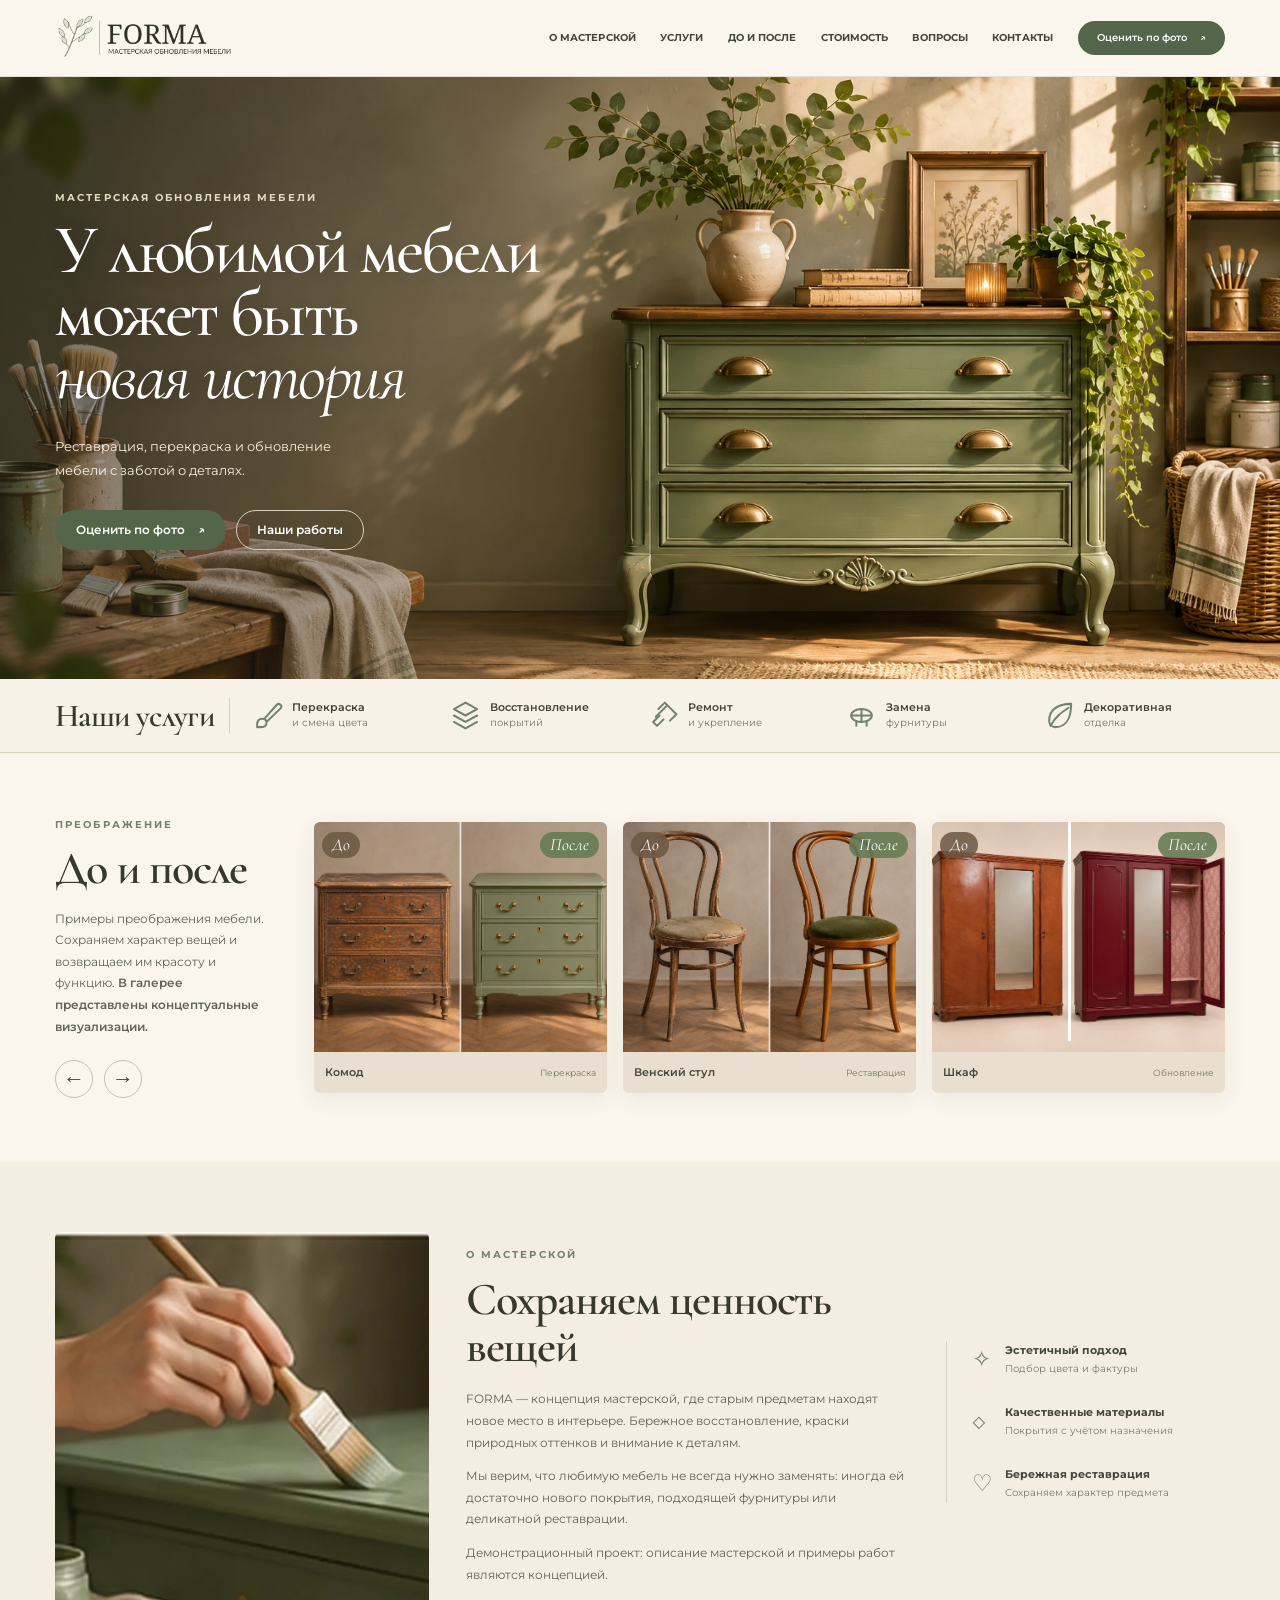
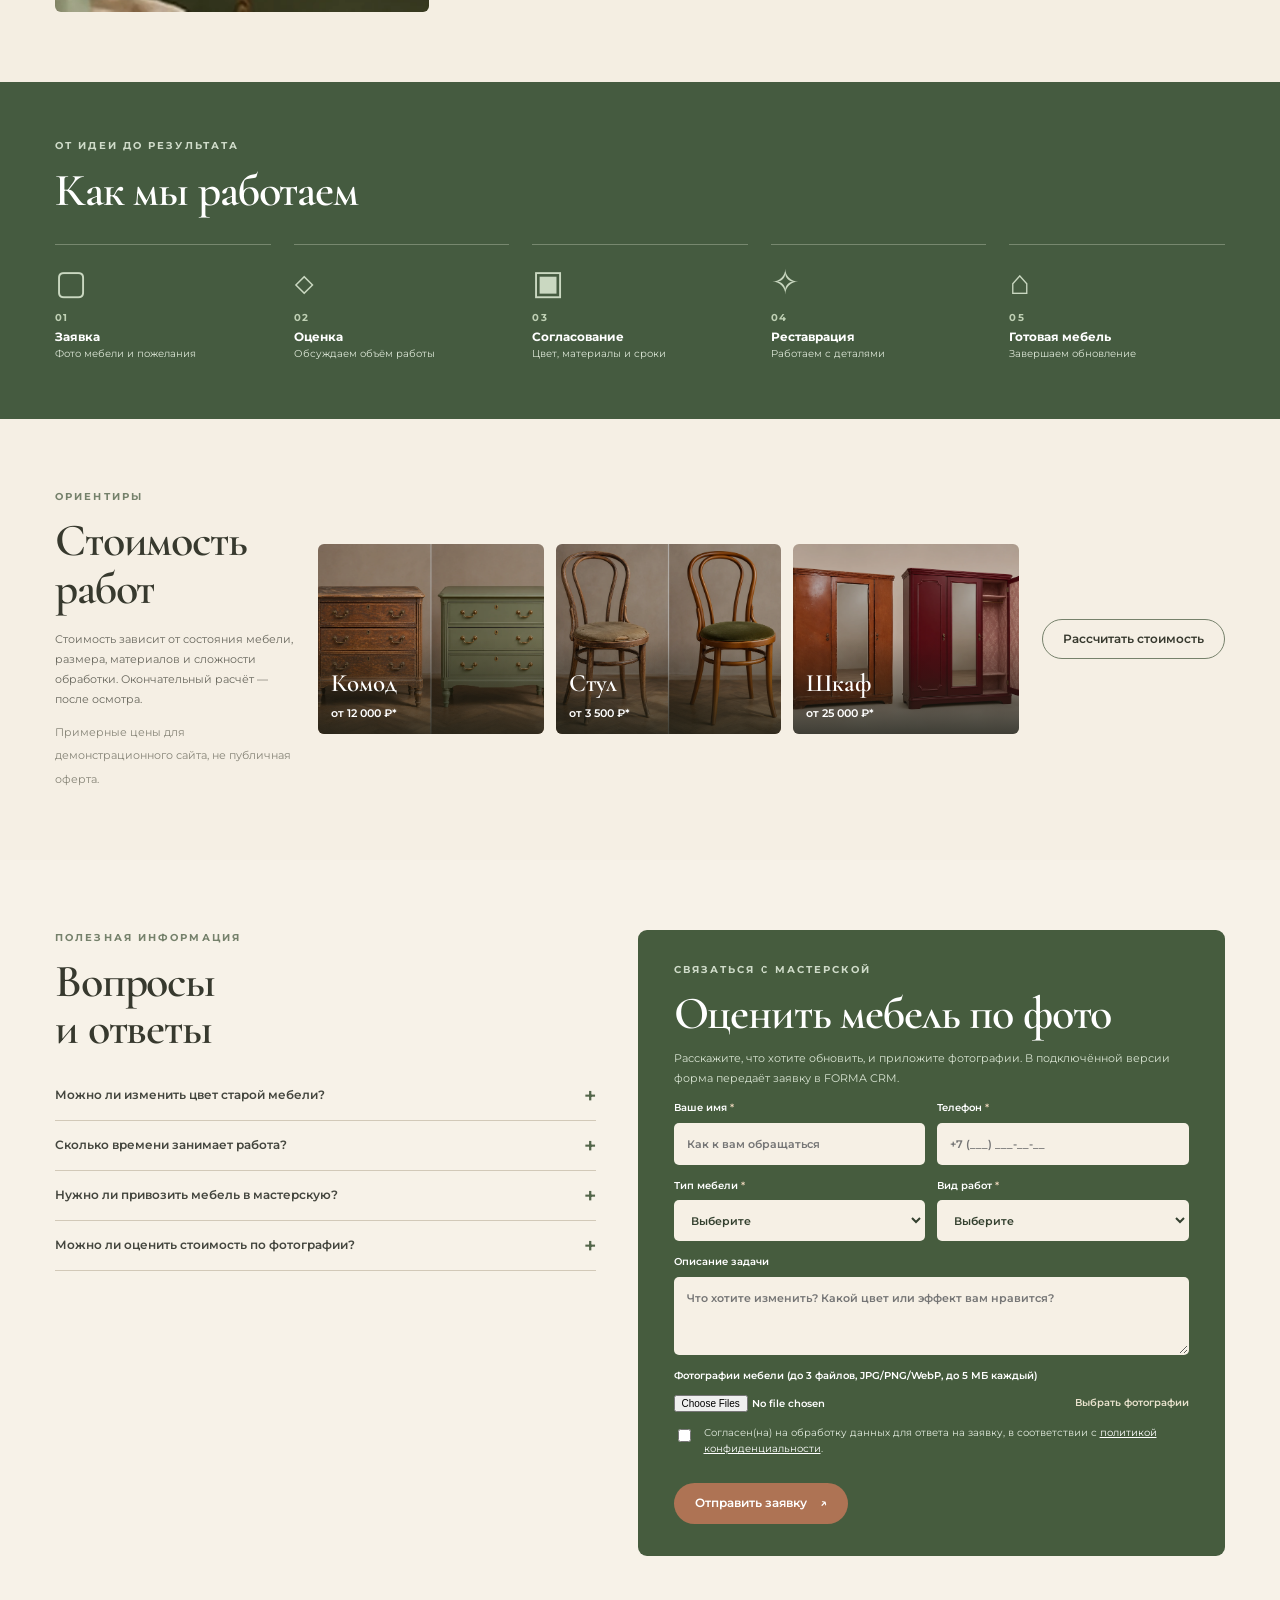
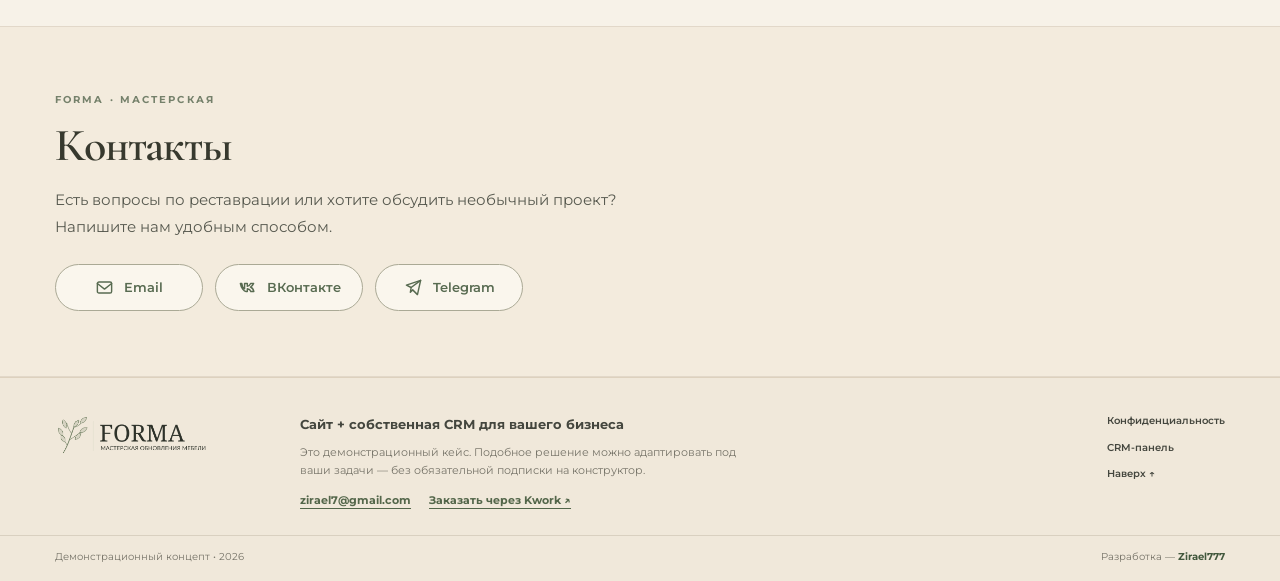
<file: index.html>
<!doctype html>
<html lang="ru"><head>
<meta charset="utf-8"><meta name="viewport" content="width=device-width,initial-scale=1">
<meta name="description" content="FORMA — демонстрационный сайт мастерской реставрации, перекраски и обновления мебели.">
<meta name="theme-color" content="#F3EBDD"><title>FORMA — мастерская обновления мебели</title>
<link rel="icon" href="assets/favicon.png" type="image/png">
<link rel="preconnect" href="https://fonts.googleapis.com"><link rel="preconnect" href="https://fonts.gstatic.com" crossorigin>
<link href="https://fonts.googleapis.com/css2?family=Cormorant+Garamond:wght@400;500;600;700&family=Montserrat:wght@400;500;600;700&display=swap" rel="stylesheet">
<link rel="stylesheet" href="css/style.css"><script src="js/config.js" defer></script><script src="js/site.js" defer></script>
</head><body>
<a href="#main" class="skip">Перейти к содержимому</a>
<header class="header" id="top"><div class="wrap nav"><a class="brand" href="#top" aria-label="FORMA — наверх"><img src="assets/logo.png" alt="FORMA — мастерская обновления мебели"></a>
<button class="menu-toggle" id="menu-toggle" aria-expanded="false" aria-controls="nav-links" aria-label="Открыть меню"><span></span><span></span><span></span></button>
<nav class="nav-links" id="nav-links" aria-label="Навигация"><a href="#about">О мастерской</a><a href="#services">Услуги</a><a href="#works">До и после</a><a href="#pricing">Стоимость</a><a href="#faq">Вопросы</a><a href="#contacts">Контакты</a></nav>
<a class="button button-primary nav-cta" href="#contact">Оценить по фото <span aria-hidden="true">↗</span></a></div></header>
<main id="main">
<section class="hero" aria-label="Мастерская реставрации мебели"><div class="hero-shade"></div><div class="wrap hero-inner"><div class="hero-copy"><p class="eyebrow hero-eyebrow">Мастерская обновления мебели</p><h1>У любимой мебели<br>может быть<br><em>новая история</em></h1><p class="hero-text">Реставрация, перекраска и обновление мебели с заботой о деталях.</p><div class="hero-actions"><a class="button button-primary" href="#contact">Оценить по фото <span aria-hidden="true">↗</span></a><a class="button button-outline-light" href="#works">Наши работы</a></div></div></div></section>
<section class="services" id="services"><div class="wrap services-line"><h2>Наши услуги</h2><div class="services-mini"><div class="service-item"><svg class="service-icon" viewBox="0 0 24 24" fill="none" stroke="currentColor" stroke-width="1.5" stroke-linecap="round" stroke-linejoin="round" aria-hidden="true"><path d="M4 19c0-3 1.8-4.5 4-4.5 1.9 0 3.2 1.3 3.2 3.1S9.8 21 7 21H4v-2z"/><path d="M10 14 19.2 3.7a2 2 0 0 1 2.9 2.8L12 16.3"/></svg><span>Перекраска<br><small>и смена цвета</small></span></div><div class="service-item"><svg class="service-icon" viewBox="0 0 24 24" fill="none" stroke="currentColor" stroke-width="1.5" stroke-linecap="round" stroke-linejoin="round" aria-hidden="true"><path d="m12 2 9 5-9 5-9-5 9-5z"/><path d="m3 12 9 5 9-5"/><path d="m3 17 9 5 9-5"/></svg><span>Восстановление<br><small>покрытий</small></span></div><div class="service-item"><svg class="service-icon" viewBox="0 0 24 24" fill="none" stroke="currentColor" stroke-width="1.5" stroke-linecap="round" stroke-linejoin="round" aria-hidden="true"><path d="m9 12-5 5 3 3 5-5"/><path d="m8 7 5-5 9 9-5 5"/><path d="M15 4 6 13"/></svg><span>Ремонт<br><small>и укрепление</small></span></div><div class="service-item"><svg class="service-icon" viewBox="0 0 24 24" fill="none" stroke="currentColor" stroke-width="1.5" stroke-linecap="round" stroke-linejoin="round" aria-hidden="true"><ellipse cx="12" cy="12" rx="8" ry="5"/><path d="M12 7v10M5 12h14"/><path d="M8 17v3m8-3v3"/></svg><span>Замена<br><small>фурнитуры</small></span></div><div class="service-item"><svg class="service-icon" viewBox="0 0 24 24" fill="none" stroke="currentColor" stroke-width="1.5" stroke-linecap="round" stroke-linejoin="round" aria-hidden="true"><path d="M21 3C10 3 4 8 4 16c0 3 2 5 5 5 8 0 12-7 12-18z"/><path d="M5 20c4-7 8-10 14-14"/></svg><span>Декоративная<br><small>отделка</small></span></div></div></div></section>
<section class="works section" id="works"><div class="wrap works-grid"><div class="works-intro"><p class="eyebrow">Преображение</p><h2>До и после</h2><p>Примеры преображения мебели. Сохраняем характер вещей и возвращаем им красоту и функцию. <strong>В галерее представлены концептуальные визуализации.</strong></p><div class="gallery-controls" aria-label="Навигация по примерам работ"><button type="button" id="works-prev" class="gallery-arrow" aria-label="Предыдущая работа">←</button><button type="button" id="works-next" class="gallery-arrow" aria-label="Следующая работа">→</button></div></div><div class="works-cards">
<figure class="work-card"><img src="assets/dresser.webp" alt="Старый деревянный комод и тот же комод после перекраски в шалфейный цвет" loading="lazy"><span class="tag tag-before">До</span><span class="tag tag-after">После</span><figcaption>Комод <span>Перекраска</span></figcaption></figure>
<figure class="work-card"><img src="assets/chair.webp" alt="Венский стул до и после реставрации, с зелёным сиденьем" loading="lazy"><span class="tag tag-before">До</span><span class="tag tag-after">После</span><figcaption>Венский стул <span>Реставрация</span></figcaption></figure>
<figure class="work-card wardrobe-card"><img src="assets/wardrobe.webp" alt="Советский шкаф до и после обновления в бордовый цвет с внутренней отделкой" loading="lazy"><span class="tag tag-before">До</span><span class="tag tag-after">После</span><figcaption>Шкаф <span>Обновление</span></figcaption></figure>
</div></div></section>
<section class="about section" id="about"><div class="wrap about-grid"><div class="about-photo"><img src="assets/process.webp" alt="Работа кистью над деревянной мебелью" loading="lazy"></div><div class="about-text"><p class="eyebrow">О мастерской</p><h2>Сохраняем ценность вещей</h2><p>FORMA — концепция мастерской, где старым предметам находят новое место в интерьере. Бережное восстановление, краски природных оттенков и внимание к деталям.</p><p>Мы верим, что любимую мебель не всегда нужно заменять: иногда ей достаточно нового покрытия, подходящей фурнитуры или деликатной реставрации.</p><p class="small-muted">Демонстрационный проект: описание мастерской и примеры работ являются концепцией.</p></div><div class="about-features"><div><span>✧</span><strong>Эстетичный подход</strong><small>Подбор цвета и фактуры</small></div><div><span>◇</span><strong>Качественные материалы</strong><small>Покрытия с учётом назначения</small></div><div><span>♡</span><strong>Бережная реставрация</strong><small>Сохраняем характер предмета</small></div></div></div></section>
<section class="steps section" id="process"><div class="wrap"><p class="eyebrow eyebrow-light">От идеи до результата</p><h2>Как мы работаем</h2><div class="steps-row"><div class="step"><span class="step-icon">▢</span><b>01</b><strong>Заявка</strong><p>Фото мебели и пожелания</p></div><div class="step"><span class="step-icon">◇</span><b>02</b><strong>Оценка</strong><p>Обсуждаем объём работы</p></div><div class="step"><span class="step-icon">▣</span><b>03</b><strong>Согласование</strong><p>Цвет, материалы и сроки</p></div><div class="step"><span class="step-icon">✧</span><b>04</b><strong>Реставрация</strong><p>Работаем с деталями</p></div><div class="step"><span class="step-icon">⌂</span><b>05</b><strong>Готовая мебель</strong><p>Завершаем обновление</p></div></div></div></section>
<section class="pricing section" id="pricing"><div class="wrap pricing-layout"><div><p class="eyebrow">Ориентиры</p><h2>Стоимость<br>работ</h2><p>Стоимость зависит от состояния мебели, размера, материалов и сложности обработки. Окончательный расчёт — после осмотра.</p><small class="small-muted">Примерные цены для демонстрационного сайта, не публичная оферта.</small></div><div class="price-cards"><article class="price-card"><img src="assets/dresser.webp" alt="Комод" loading="lazy"><div><strong>Комод</strong><span>от 12 000 ₽*</span></div></article><article class="price-card"><img src="assets/chair.webp" alt="Стул" loading="lazy"><div><strong>Стул</strong><span>от 3 500 ₽*</span></div></article><article class="price-card"><img src="assets/wardrobe.webp" alt="Шкаф" loading="lazy"><div><strong>Шкаф</strong><span>от 25 000 ₽*</span></div></article></div><a class="button button-outline-dark" href="#contact">Рассчитать стоимость</a></div></section>
<section class="bottom section" id="faq"><div class="wrap bottom-grid"><div class="faq"><p class="eyebrow">Полезная информация</p><h2>Вопросы<br>и ответы</h2><details><summary>Можно ли изменить цвет старой мебели?</summary><p>Да, во многих случаях. Возможность перекраски и подходящее покрытие определяются по материалу и состоянию предмета.</p></details><details><summary>Сколько времени занимает работа?</summary><p>Срок зависит от объёма реставрации, состояния мебели и выбранной технологии покрытия.</p></details><details><summary>Нужно ли привозить мебель в мастерскую?</summary><p>Это обсуждается после предварительной оценки. Для реальной мастерской условия доставки устанавливаются отдельно.</p></details><details><summary>Можно ли оценить стоимость по фотографии?</summary><p>Да, фото и описание позволяют подготовить предварительную оценку. Окончательная стоимость согласуется после осмотра.</p></details></div>
<div class="contact-panel" id="contact"><div class="contact-panel-head"><p class="eyebrow eyebrow-light">Связаться с мастерской</p><h2>Оценить мебель по фото</h2><p>Расскажите, что хотите обновить, и приложите фотографии. В подключённой версии форма передаёт заявку в FORMA CRM.</p></div>
<div id="demo-alert" class="demo-alert" role="status">Демо-режим: форма доступна для просмотра. Для реальной отправки подключите Supabase и защиту от спама по README.</div>
<form id="order-form" novalidate><div class="form-two"><label>Ваше имя <span>*</span><input name="customer_name" required minlength="2" maxlength="150" placeholder="Как к вам обращаться" autocomplete="name"></label><label>Телефон <span>*</span><input name="phone" type="tel" required minlength="5" maxlength="40" placeholder="+7 (___) ___-__-__" autocomplete="tel"></label></div><div class="form-two"><label>Тип мебели <span>*</span><select name="furniture_type" required><option value="">Выберите</option><option>Комод</option><option>Стул</option><option>Шкаф</option><option>Стол</option><option>Другое</option></select></label><label>Вид работ <span>*</span><select name="service_type" required><option value="">Выберите</option><option>Реставрация</option><option>Перекраска</option><option>Декоративная отделка</option><option>Ремонт</option><option>Консультация</option></select></label></div><label>Описание задачи<textarea name="description" maxlength="5000" rows="3" placeholder="Что хотите изменить? Какой цвет или эффект вам нравится?"></textarea></label><label class="file-picker">Фотографии мебели (до 3 файлов, JPG/PNG/WebP, до 5 МБ каждый)<input name="photos" id="photos" type="file" accept="image/jpeg,image/png,image/webp" multiple><span id="file-count">Выбрать фотографии</span></label><label class="agree"><input type="checkbox" name="consent" required><span>Согласен(на) на обработку данных для ответа на заявку, в соответствии с <a href="privacy.html" target="_blank">политикой конфиденциальности</a>.</span></label><div id="turnstile-container" class="captcha-slot"></div><div class="form-actions"><button class="button button-terracotta" id="submit-order" type="submit">Отправить заявку <span aria-hidden="true">↗</span></button><p id="form-message" class="form-message" role="status" aria-live="polite"></p></div></form>
</div></div></section>
<section class="contacts-section section" id="contacts" aria-labelledby="contacts-title"><div class="wrap contacts-layout"><div class="contacts-content"><p class="eyebrow">FORMA · мастерская</p><h2 id="contacts-title">Контакты</h2><p class="contacts-description">Есть вопросы по реставрации или хотите обсудить необычный проект? Напишите нам удобным способом.</p><div class="contacts-socials" aria-label="Способы связи (демонстрация дизайна)"><span class="contacts-chip"><svg viewBox="0 0 24 24" fill="none" stroke="currentColor" stroke-width="1.8" stroke-linecap="round" stroke-linejoin="round" aria-hidden="true"><rect x="3" y="5" width="18" height="14" rx="2"/><path d="m3 7 9 7 9-7"/></svg>Email</span><span class="contacts-chip"><svg viewBox="0 0 24 24" fill="none" stroke="currentColor" stroke-width="1.8" stroke-linecap="round" stroke-linejoin="round" aria-hidden="true"><path d="M3 7c.9 5.5 4.6 10 7.1 10h1.7v-3.5c2.6.3 3.9 1.8 4.4 3.5H20c-.7-3.2-2.3-4.9-4.3-5.6 2-.9 3.4-2.7 4-4.4h-3.8c-.8 1.9-1.9 3.4-4.1 3.6V7H8.3v6.6C6.3 12.7 5.2 10.4 4.8 7H3Z"/></svg>ВКонтакте</span><span class="contacts-chip"><svg viewBox="0 0 24 24" fill="none" stroke="currentColor" stroke-width="1.8" stroke-linecap="round" stroke-linejoin="round" aria-hidden="true"><path d="m21 3-4 18-6-6-3 3 1-6-6-3 18-6Z"/><path d="m9 12 12-9"/></svg>Telegram</span></div></div></div></section>
</main><footer class="footer"><div class="wrap footer-grid"><a class="footer-logo" href="#top"><img src="assets/logo.png" alt="FORMA"></a><div class="footer-pitch"><strong>Сайт + собственная CRM для вашего бизнеса</strong><p>Это демонстрационный кейс. Подобное решение можно адаптировать под ваши задачи — без обязательной подписки на конструктор.</p><div class="footer-contact"><a href="mailto:zirael7@gmail.com">zirael7@gmail.com</a><a href="https://kwork.ru/" target="_blank" rel="noopener noreferrer" title="Kwork — найдите исполнителя Zirael777">Заказать через Kwork ↗</a></div></div><div class="footer-links"><a href="privacy.html">Конфиденциальность</a><a href="crm/">CRM-панель</a><a href="#top">Наверх ↑</a></div></div><div class="wrap footer-credit"><span>Демонстрационный концепт • 2026</span><span>Разработка — <strong>Zirael777</strong></span></div></footer>
</body></html>
</file>
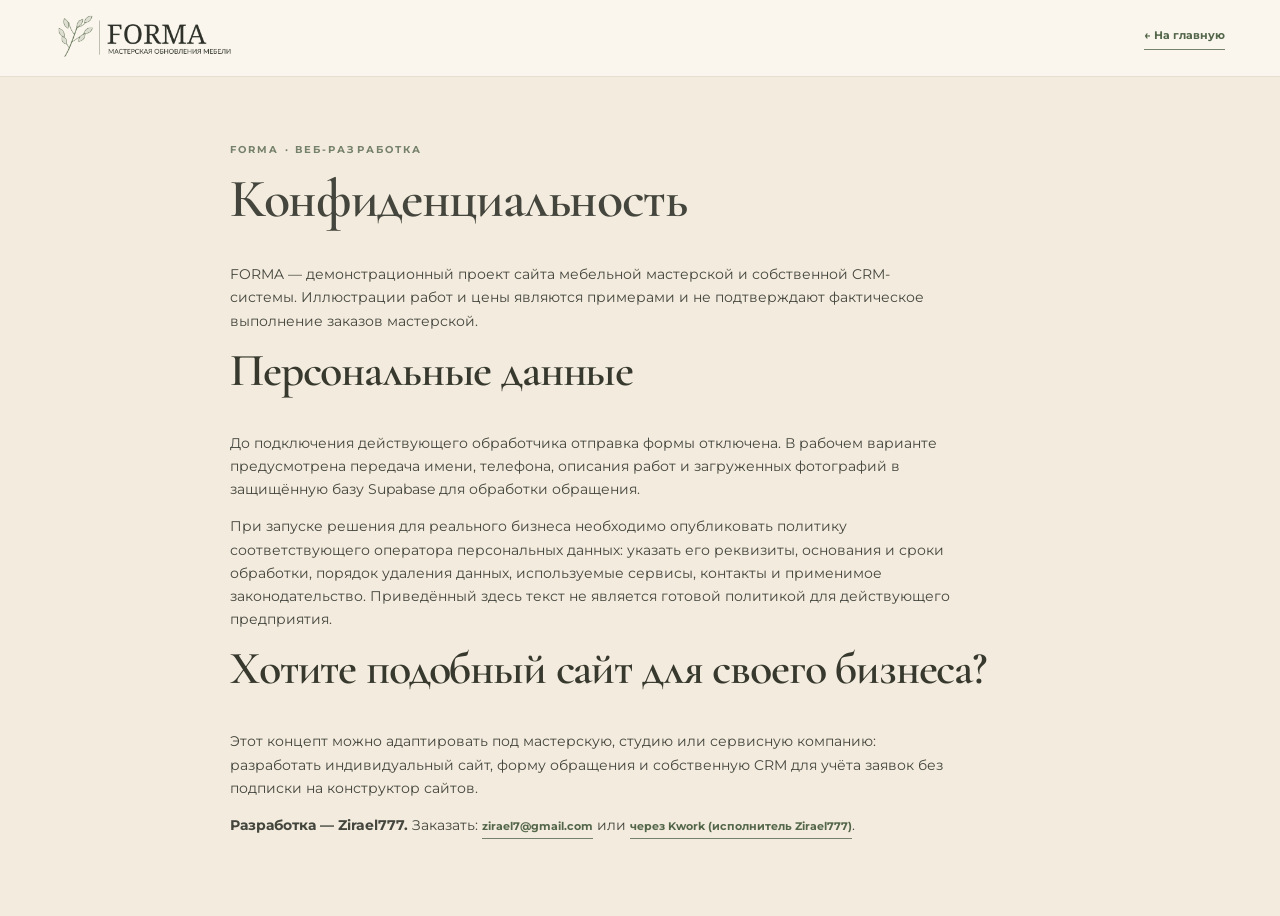
<file: privacy.html>
<!doctype html><html lang="ru"><head><meta charset="utf-8"><meta name="viewport" content="width=device-width,initial-scale=1"><meta name="theme-color" content="#f3ebdd"><title>Конфиденциальность и информация о проекте — FORMA</title><link rel="preconnect" href="https://fonts.googleapis.com"><link rel="preconnect" href="https://fonts.gstatic.com" crossorigin><link href="https://fonts.googleapis.com/css2?family=Cormorant+Garamond:wght@400;500;600;700&family=Montserrat:wght@400;500;600;700&display=swap" rel="stylesheet"><link rel="stylesheet" href="css/style.css"></head><body class="privacy-page"><header class="header"><div class="wrap nav"><a class="brand" href="index.html"><img src="assets/logo.png" alt="FORMA — на главную"></a><a class="inline-link" href="index.html">← На главную</a></div></header><main class="wrap" style="max-width:930px;padding-block:65px"><p class="eyebrow">FORMA · веб-разработка</p><h1>Конфиденциальность</h1><p>FORMA — демонстрационный проект сайта мебельной мастерской и собственной CRM-системы. Иллюстрации работ и цены являются примерами и не подтверждают фактическое выполнение заказов мастерской.</p><h2>Персональные данные</h2><p>До подключения действующего обработчика отправка формы отключена. В рабочем варианте предусмотрена передача имени, телефона, описания работ и загруженных фотографий в защищённую базу Supabase для обработки обращения.</p><p>При запуске решения для реального бизнеса необходимо опубликовать политику соответствующего оператора персональных данных: указать его реквизиты, основания и сроки обработки, порядок удаления данных, используемые сервисы, контакты и применимое законодательство. Приведённый здесь текст не является готовой политикой для действующего предприятия.</p><h2>Хотите подобный сайт для своего бизнеса?</h2><p>Этот концепт можно адаптировать под мастерскую, студию или сервисную компанию: разработать индивидуальный сайт, форму обращения и собственную CRM для учёта заявок без подписки на конструктор сайтов.</p><p><strong>Разработка — Zirael777.</strong> Заказать: <a class="inline-link" href="mailto:zirael7@gmail.com">zirael7@gmail.com</a> или <a class="inline-link" href="https://kwork.ru/" target="_blank" rel="noopener noreferrer">через Kwork (исполнитель Zirael777)</a>.</p></main></body></html>
</file>
<file: css/style.css>
:root{--cream:#f3ebdd;--cream2:#faf6ed;--paper:#f8f3e9;--ink:#37392e;--text:#44463e;--sage:#75816b;--sageDark:#53664a;--line:#d9d0c0;--terracotta:#ae7354;--forest:#465c3e;--serif:'Cormorant Garamond',Georgia,serif;--sans:'Montserrat',Arial,sans-serif}*{box-sizing:border-box}html{scroll-behavior:smooth;scroll-padding-top:78px}body{margin:0;background:var(--cream);font-family:var(--sans);font-size:14px;color:var(--ink);line-height:1.65}a{color:inherit;text-decoration:none}img{max-width:100%;display:block}button,input,textarea,select{font:inherit}button{cursor:pointer}h1,h2,h3,p{margin-top:0}h1,h2,h3{line-height:1.05;font-family:var(--serif);font-weight:600;letter-spacing:-.03em}h2{font-size:clamp(36px,3.3vw,54px)}.wrap{max-width:1370px;margin:auto;padding-inline:clamp(18px,4.3vw,70px)}.section{padding-block:clamp(54px,5vw,88px)}.eyebrow{font-size:10px;font-weight:700;letter-spacing:.21em;text-transform:uppercase;color:var(--sage);margin-bottom:12px}.eyebrow-light{color:#cfdbc9}.small-muted{color:#868477;font-size:11px}.skip{position:absolute;left:0;top:-60px;background:white;padding:12px;z-index:100}.skip:focus{top:0}.header{position:relative;z-index:20;background:var(--cream2);border-bottom:1px solid #e6dfd2}.nav{height:76px;display:flex;align-items:center;gap:25px;justify-content:space-between}.brand{width:196px;flex-shrink:0}.brand img{width:100%;height:auto}.nav-links{display:flex;gap:24px;align-items:center;margin-left:auto}.nav-links a{font-size:10px;font-weight:700;letter-spacing:.01em;text-transform:uppercase;white-space:nowrap;transition:color .15s}.nav-links a:hover,.nav-links a:focus-visible{color:var(--sage)}.button{display:inline-flex;align-items:center;justify-content:center;gap:13px;border-radius:99px;padding:12px 20px;border:1px solid transparent;font-size:12px;font-weight:600;line-height:1.2;white-space:nowrap;transition:transform .18s,background .18s}.button:hover{transform:translateY(-2px)}.button:focus-visible,.nav-links a:focus-visible,.menu-toggle:focus-visible{outline:2px solid var(--terracotta);outline-offset:3px}.button-primary{background:var(--sageDark);color:#fff}.button-primary:hover{background:#405d37}.nav-cta{font-size:10px;padding:10px 18px}.button-outline-light{border-color:#d7d0be;color:#fff;background:#3f3b3029}.button-outline-light:hover{background:#fff2}.button-outline-dark{border:1px solid #76816b;color:var(--ink);background:transparent}.button-terracotta{background:var(--terracotta);color:#fff}.button-terracotta:hover{background:#975f42}.menu-toggle{display:none;background:none;border:0;width:43px;height:43px;flex-direction:column;justify-content:center;gap:5px}.menu-toggle span{height:2px;background:var(--ink);width:22px;display:block}.hero{height:clamp(570px,47vw,720px);position:relative;background-image:url('../assets/hero.webp');background-position:center;background-size:cover;color:#fff}.hero-shade{position:absolute;inset:0;background:linear-gradient(90deg,rgba(33,32,25,.54) 0%,rgba(40,37,26,.34) 29%,rgba(32,30,24,0) 63%)}.hero-inner{position:relative;height:100%;display:flex;align-items:center}.hero-copy{max-width:540px;padding-bottom:15px}.hero-eyebrow{color:#e0dbbe}.hero h1{font-size:clamp(54px,5.4vw,83px);line-height:.88;font-weight:500;letter-spacing:-.045em;text-shadow:0 2px 18px rgba(18,18,16,.16);margin-bottom:26px}.hero h1 em{font-weight:400;font-style:italic}.hero-text{font-size:13px;line-height:1.9;max-width:290px;color:#f8f0e1;margin-bottom:27px}.hero-actions{display:flex;gap:10px}.services{background:#f7f2e8;padding-block:22px;border-bottom:1px solid var(--line)}.services-line{display:flex;align-items:center;gap:35px}.services h2{font-size:26px;flex:0 0 165px;margin:0;font-weight:700}.services-mini{display:flex;align-items:center;justify-content:space-between;flex:1;gap:15px}.services-mini>div{display:flex;align-items:center;gap:8px;font-weight:600;font-size:11px;line-height:1.3;min-width:0}.services-mini small{font-weight:400;color:#6b6d61;font-size:10px}.service-symbol{color:var(--sage);font-size:28px;line-height:1}.works{background:var(--cream2)}.works-grid{display:grid;grid-template-columns:230px minmax(0,1fr);align-items:start;gap:25px}.works-intro h2{font-size:43px;margin-bottom:14px}.works-intro>p:not(.eyebrow){font-size:12px;line-height:1.9;color:#626459}.works-intro strong{font-weight:600}.inline-link{font-size:11px;border-bottom:1px solid var(--sage);padding-bottom:5px;color:var(--sageDark);font-weight:700}.works-cards{display:grid;grid-template-columns:repeat(3,minmax(0,1fr));gap:16px}.work-card{margin:0;position:relative;overflow:hidden;border-radius:6px;background:#e9dfd1;box-shadow:0 6px 24px #29281e11}.work-card img{width:100%;height:230px;object-fit:cover;object-position:center;transition:transform .2s}.work-card:hover img{transform:scale(1.04)}.tag{position:absolute;top:10px;border-radius:999px;padding:3px 10px;font-size:10px;font-family:var(--serif);font-size:17px;font-style:italic;color:#fff;line-height:1.2}.tag-before{left:8px;background:#6b5944d9}.tag-after{right:8px;background:#657c55e3}.work-card figcaption{padding:11px 11px 12px;display:flex;justify-content:space-between;gap:5px;align-items:baseline;font-weight:600;font-size:11px}.work-card figcaption span{font-size:9px;font-weight:400;color:#72766c}.about{background:#f4eee2}.about-grid{display:grid;grid-template-columns:1.03fr 1.22fr .77fr;gap:37px;align-items:center}.about-photo img{width:100%;height:380px;object-fit:cover;border-radius:6px}.about-text h2{font-size:clamp(37px,3.1vw,48px);margin-bottom:20px}.about-text p:not(.eyebrow){font-size:12px;line-height:1.85;color:#626257}.about-features{display:grid;gap:24px;border-left:1px solid #d8d0c2;padding-left:25px}.about-features>div{display:grid;grid-template-columns:24px 1fr;column-gap:9px}.about-features span{grid-row:span 2;color:var(--sage);font-size:23px}.about-features strong{font-size:11px}.about-features small{font-size:10px;color:#7b7b71}.steps{background:#455b40;color:#fff}.steps h2{margin-bottom:32px;font-size:47px}.steps-row{display:grid;grid-template-columns:repeat(5,1fr);gap:23px}.step{border-top:1px solid #a5b39a85;padding-top:20px;position:relative}.step-icon{font-size:34px;line-height:1;color:#cad8c1;display:block;margin-bottom:11px}.step b{font-size:10px;letter-spacing:.13em;color:#bfd0b4;display:block}.step strong{font-size:12px;display:block}.step p{font-size:10px;color:#dce6d6;margin-bottom:0}.pricing{background:#f5efe4}.pricing-layout{display:grid;grid-template-columns:240px 1fr auto;gap:23px;align-items:center}.pricing h2{font-size:46px}.pricing-layout>div:first-child>p:not(.eyebrow){font-size:11px;color:#68675d;line-height:1.8}.price-cards{display:grid;grid-template-columns:repeat(3,1fr);gap:12px}.price-card{position:relative;min-width:0;overflow:hidden;border-radius:6px}.price-card img{width:100%;height:190px;object-fit:cover;filter:brightness(.80)}.price-card>div{position:absolute;inset:auto 0 0;padding:25px 13px 12px;background:linear-gradient(0deg,#151a13bd,transparent);display:flex;flex-direction:column;color:#fff}.price-card strong{font-family:var(--serif);font-size:25px}.price-card span{font-weight:600;font-size:11px}.bottom{background:#f7f2e8}.bottom-grid{display:grid;grid-template-columns:.92fr 1fr;gap:42px}.faq h2{font-size:49px}.faq details{padding:14px 0;border-bottom:1px solid #d2c9b8}.faq summary{list-style:none;cursor:pointer;font-weight:600;font-size:12px;display:flex;justify-content:space-between;gap:8px}.faq summary::after{content:'+';font-size:21px;color:var(--sageDark);line-height:1}.faq details[open] summary::after{content:'−'}.faq details p{font-size:11px;color:#66685c;line-height:1.8;padding-right:35px;margin:9px 0 4px}.contact-panel{background:var(--forest);padding:32px 36px;border-radius:9px;color:#fff}.contact-panel-head h2{font-size:38px;margin-bottom:10px}.contact-panel-head p:not(.eyebrow){font-size:11px;line-height:1.7;color:#d9e4d3}.demo-alert{background:#fbf2dc;color:#725e3f;border-left:3px solid #cfa46d;padding:9px 12px;margin:17px 0;font-size:10px;border-radius:3px}.contact-panel form{display:grid;gap:13px}.form-two{display:grid;grid-template-columns:1fr 1fr;gap:12px}.contact-panel label{display:block;font-size:10px;font-weight:600}.contact-panel label>span:first-child{color:#ecd5ba}.contact-panel input:not([type='checkbox']):not([type='file']),.contact-panel select,.contact-panel textarea{width:100%;display:block;background:#f6f0e5;color:#34402f;border:1px solid transparent;border-radius:5px;min-height:41px;padding:11px 12px;font-size:11px;margin-top:6px;outline-color:#d1b39d}.contact-panel textarea{resize:vertical}.file-picker{display:flex!important;align-items:center;justify-content:space-between;gap:10px;flex-wrap:wrap}.file-picker input{max-width:100%;font-size:10px}.file-picker #file-count{display:block;color:#e8e2cd;font-size:10px}.agree{display:flex!important;align-items:flex-start;gap:10px;font-weight:400!important;line-height:1.6;color:#e2ebde}.agree input{margin-top:4px;accent-color:var(--terracotta)}.agree a{color:#fff;text-decoration:underline}.form-actions{display:flex;align-items:center;gap:14px;flex-wrap:wrap}.form-actions button:disabled{opacity:.65;cursor:wait}.form-message{margin:0;font-size:11px}.captcha-slot{min-height:0}.footer{background:#f0e8da;border-top:1px solid #ddd1be}.footer-grid{display:flex;align-items:center;justify-content:space-between;gap:28px;padding-block:27px}.footer-logo img{width:158px}.footer-grid>span{font-size:10px;color:#858176}.footer-links{display:flex;gap:18px;flex-wrap:wrap;font-size:10px;font-weight:600}.privacy-page h1{font-size:54px}.privacy-page p{max-width:720px}
@media (max-width:1180px){.nav-links{gap:12px}.nav-cta{display:none}.works-grid{grid-template-columns:200px 1fr}.work-card img{height:195px}.pricing-layout{grid-template-columns:200px 1fr}.pricing-layout>.button{grid-column:2;justify-self:start}.about-grid{grid-template-columns:1fr 1.2fr}.about-features{grid-column:2;grid-template-columns:repeat(3,1fr);padding:0;border:0;gap:10px}.about-features>div{grid-template-columns:1fr}.about-features span{grid-row:auto}}@media (max-width:850px){.nav{height:69px}.brand{width:175px}.menu-toggle{display:flex;margin-left:auto}.nav-links{display:none;position:absolute;top:69px;left:0;right:0;background:var(--cream2);padding:18px 25px;box-shadow:0 14px 16px #0002;flex-direction:column;align-items:flex-start;gap:18px}.nav-links.is-open{display:flex}.hero{height:620px;background-position:64% center}.hero h1{font-size:65px}.hero-shade{background:linear-gradient(90deg,#24261995,transparent 80%)}.services-line{align-items:flex-start;flex-direction:column;gap:14px}.services h2{flex:auto}.services-mini{width:100%;display:grid;grid-template-columns:repeat(2,1fr);gap:16px}.works-grid{grid-template-columns:1fr}.works-intro{max-width:570px}.works-cards{gap:12px}.work-card img{height:220px}.about-grid{grid-template-columns:1fr 1fr;gap:24px}.about-features{grid-column:1/-1}.bottom-grid{grid-template-columns:1fr}.pricing-layout{grid-template-columns:1fr}.pricing-layout>.button{grid-column:auto}.steps-row{grid-template-columns:repeat(3,1fr);row-gap:30px}}@media (max-width:600px){.wrap{padding-inline:20px}.section{padding-block:48px}.nav{height:66px}.nav-links{top:66px}.hero{height:620px;background-position:68% center}.hero-shade{background:linear-gradient(90deg,#20241caa 0%,#25261d55 58%,transparent 100%)}.hero-inner{align-items:center}.hero-copy{max-width:355px}.hero h1{font-size:clamp(48px,12vw,63px)}.hero-text{font-size:12px;max-width:265px}.hero-eyebrow{font-size:9px}.hero-actions{flex-wrap:wrap}.hero-actions .button{font-size:11px;padding:11px 15px}.services{padding-block:23px}.services-mini{gap:16px}.services-mini>div{font-size:10px}.service-symbol{font-size:23px}.works-intro h2{font-size:45px}.works-cards{grid-template-columns:1fr;gap:22px}.work-card img{height:auto;aspect-ratio:1.6;object-fit:cover}.about-grid{grid-template-columns:1fr}.about-photo img{height:250px}.about-features{grid-column:1;grid-template-columns:1fr;gap:18px}.about-features>div{grid-template-columns:23px 1fr}.about-features span{grid-row:span 2}.steps-row{grid-template-columns:repeat(2,1fr)}.price-cards{grid-template-columns:1fr;gap:13px}.price-card img{height:185px;object-position:50% 48%}.bottom-grid{gap:28px}.contact-panel{padding:25px 19px}.contact-panel-head h2{font-size:37px}.form-two{grid-template-columns:1fr}.footer-grid{align-items:flex-start;flex-direction:column;gap:15px}.footer-logo img{width:164px}.footer-links{gap:16px}.faq h2{font-size:48px}}
[hidden]{display:none!important}


/* FORMA design refinement v2 — consistent first-approved mockup typography */
:root {
  --ink: #37392e;
  --text: #44463e;
  --sage: #75816b;
  --sageDark: #53664a;
  --cream: #f3ebdd;
}
body { color: var(--text); }
h1,h2,h3 { font-family:var(--serif); letter-spacing:-.025em; }
h2 { font-size:46px; line-height:1.03; font-weight:600; color:var(--ink); }
.hero h1 { font-weight:500; letter-spacing:-.035em; line-height:.91; }
.hero h1 em { font-weight:400; }
.hero-text { color:#f8f0e1; }
.services { padding-block:20px; }
.services-line { gap:30px; }
.services h2 { font-size:26px; font-weight:600; line-height:1.1; color:var(--ink); letter-spacing:-.02em; }
.works.section { padding-block:64px; }
.works-grid { align-items:center; }
.works-intro h2 { font-size:46px; font-weight:600; margin-bottom:15px; }
.about.section { padding-block:70px; }
.about-text h2 { font-size:46px; font-weight:600; margin-bottom:18px; }
.steps.section { padding-block:56px; }
.steps h2 { font-size:46px; font-weight:600; margin-bottom:30px; color:#fff; }
.pricing.section { padding-block:70px; }
.pricing h2 { font-size:46px; font-weight:600; margin-bottom:18px; }
.bottom.section { padding-block:70px; }
.faq h2 { font-size:46px; font-weight:600; margin-bottom:18px; }
.contact-panel-head h2 { font-size:46px; font-weight:600; color:#fff; margin-bottom:12px; }
.price-card strong { font-weight:600; }
.works-intro>p:not(.eyebrow), .about-text p:not(.eyebrow), .pricing-layout>div:first-child>p:not(.eyebrow), .contact-panel-head p:not(.eyebrow) { line-height:1.8; }
@media (max-width:850px) {
  h2, .works-intro h2, .about-text h2, .steps h2, .pricing h2, .faq h2, .contact-panel-head h2 { font-size:clamp(37px,5.4vw,46px); }
  .services h2 { font-size:26px; }
  .works-grid { align-items:start; }
}
@media (max-width:600px) {
  .section { padding-block:48px; }
  .works.section, .about.section, .steps.section, .pricing.section, .bottom.section { padding-block:48px; }
  h2, .works-intro h2, .about-text h2, .steps h2, .pricing h2, .faq h2, .contact-panel-head h2 { font-size:clamp(38px,10vw,44px); }
  .services { padding-block:21px; }
  .services h2 { font-size:26px; }
  .hero h1 { font-size:clamp(48px,12vw,63px); }
}

/* FORMA v3 — approved reference: compact service strip, gallery controls, footer */
.services { background:#f7f2e8;padding-block:19px; }
.services-line { display:grid;grid-template-columns:175px minmax(0,1fr);gap:22px;align-items:center; }
.services h2 {font-size:32px;font-weight:600;white-space:nowrap;padding-right:15px;margin:0;border-right:1px solid var(--line);}
.services-mini {display:grid;grid-template-columns:repeat(5,minmax(0,1fr));gap:17px;align-items:center;}
.services-mini .service-item {display:flex;align-items:center;gap:9px;min-width:0;font-weight:600;font-size:11px;line-height:1.4;}
.services-mini .service-item small {font-size:10px;font-weight:400;line-height:1.3;display:inline-block;color:#77766e;}
.service-icon {width:31px;height:31px;flex:0 0 31px;color:var(--sage);stroke-width:1.55;}
.works-grid {grid-template-columns:235px minmax(0,1fr);gap:24px;}
.works-intro h2 {font-size:46px;}
.works-intro>p:not(.eyebrow){max-width:216px;}
.gallery-controls {display:flex;gap:11px;align-items:center;margin-top:23px;}
.gallery-arrow {height:38px;width:38px;border:1px solid #c8c0b3;border-radius:50%;background:transparent;color:#44483d;display:grid;place-items:center;font-size:22px;font-family:Arial,sans-serif;line-height:1;transition:background .16s,border-color .16s,transform .16s;}
.gallery-arrow:hover {background:#e8e4da;border-color:var(--sage);transform:translateY(-1px)}
.gallery-arrow:focus-visible{outline:2px solid var(--sageDark);outline-offset:3px}
.wardrobe-card::after {content:"";position:absolute;z-index:2;left:46.35%;top:0;bottom:52px;width:3px;background:rgba(255,255,255,.94);pointer-events:none;box-shadow:0 0 1px #ffffff80;}
.works-cards .work-card {scroll-margin-inline:12px;}
.footer-grid {display:grid;grid-template-columns:205px minmax(280px,1fr) auto;align-items:start;column-gap:40px;padding-block:35px 25px;}
.footer-logo img {width:168px}
.footer-pitch strong {font-size:13px;font-weight:700;}
.footer-pitch p {font-size:11px;line-height:1.65;color:#777469;max-width:445px;margin:7px 0 12px;}
.footer-contact {display:flex;gap:18px;flex-wrap:wrap;color:var(--sageDark);font-size:11px;font-weight:700;}
.footer-contact a {text-decoration:underline;text-underline-offset:4px;}
.footer-links {display:flex;flex-direction:column;align-items:flex-start;gap:10px;}
.footer-links a:hover,.footer-contact a:hover{color:#283d2c;}
.footer-credit{display:flex;justify-content:space-between;align-items:center;gap:12px;border-top:1px solid #d9d0c0;padding-block:13px 16px;color:#777469;font-size:10px;}
.footer-credit strong {color:#42583d;}
@media(max-width:1180px){.services-line{grid-template-columns:160px minmax(0,1fr);gap:14px}.services-mini{gap:10px}.services-mini .service-item{gap:6px;font-size:10px}.service-icon{width:24px;height:24px;flex-basis:24px}}
@media(max-width:850px){.services-line{display:flex;flex-direction:column;align-items:flex-start;gap:16px}.services h2{border:0;padding:0}.services-mini{width:100%;grid-template-columns:repeat(3,minmax(0,1fr));gap:14px}.footer-grid{grid-template-columns:175px 1fr;row-gap:18px}.footer-links{grid-column:2}}
@media(max-width:600px){.services h2{font-size:29px}.services-mini{grid-template-columns:repeat(2,minmax(0,1fr));gap:14px}.services-mini .service-item{font-size:11px}.works-intro>p:not(.eyebrow){max-width:470px}.gallery-controls{margin-top:15px}.wardrobe-card::after{bottom:43px}.footer-grid{grid-template-columns:1fr;gap:21px}.footer-links{grid-column:auto;flex-direction:row;flex-wrap:wrap;gap:14px}.footer-credit{flex-direction:column;align-items:flex-start}}

/* FORMA v4: контакты — отдельный раздел; элементы связи намеренно без ссылок */
.contacts-section{background:#f3ebdd;border-top:1px solid #e2d8c9;border-bottom:1px solid #e2d8c9;padding-block:65px;scroll-margin-top:70px}
.contacts-layout{display:flex;align-items:center;justify-content:flex-start}
.contacts-content{width:100%;max-width:770px}
.contacts-section h2{color:#37392e;font:600 46px/1.1 var(--serif);margin:9px 0 15px}
.contacts-description{max-width:615px;color:#57594f;font-size:15px;line-height:1.8;margin:0 0 24px}
.contacts-socials{display:flex;flex-wrap:wrap;gap:12px}
.contacts-chip{display:inline-flex;align-items:center;justify-content:center;gap:10px;min-width:148px;padding:12px 19px;border:1px solid #aaa995;border-radius:30px;color:#586b51;background:#faf6ed;font-size:13px;font-weight:600;cursor:default;user-select:none}
.contacts-chip svg{width:19px;height:19px;flex:0 0 19px}
@media(max-width:600px){.contacts-section{padding-block:48px}.contacts-section h2{font-size:42px}.contacts-description{font-size:13px}.contacts-socials{gap:10px}.contacts-chip{min-width:0;flex:1 1 130px;padding:11px 13px;font-size:12px}}

/* FORMA — адаптация галереи для мобильных */

@media (max-width: 850px) {
    .works-grid {
        grid-template-columns: minmax(0, 1fr);
        align-items: start;
        gap: 24px;
    }

    .works-intro {
        max-width: 100%;
    }

    .works-intro > p:not(.eyebrow) {
        max-width: 100%;
    }
}

@media (max-width: 600px) {
    .works.section {
        padding-block: 36px;
    }

    .works-grid {
        gap: 18px;
    }

    .works-intro h2 {
        font-size: 42px;
    }

    .works-intro > p:not(.eyebrow) {
        font-size: 13px;
        line-height: 1.7;
    }

    .works-cards {
        grid-template-columns: minmax(0, 1fr);
        min-width: 0;
        width: 100%;
        gap: 0;
    }

    .works-cards .work-card:not(:first-child) {
        display: none;
    }

    .work-card img {
        width: 100%;
        height: auto;
        aspect-ratio: auto;
        object-fit: contain;
    }

    .work-card figcaption {
        padding: 12px 14px;
        font-size: 13px;
    }

    .work-card figcaption span {
        font-size: 11px;
    }

    .gallery-controls {
        margin-top: 16px;
        justify-content: center;
    }

    .gallery-arrow {
        width: 44px;
        height: 44px;
    }
}
</file>
